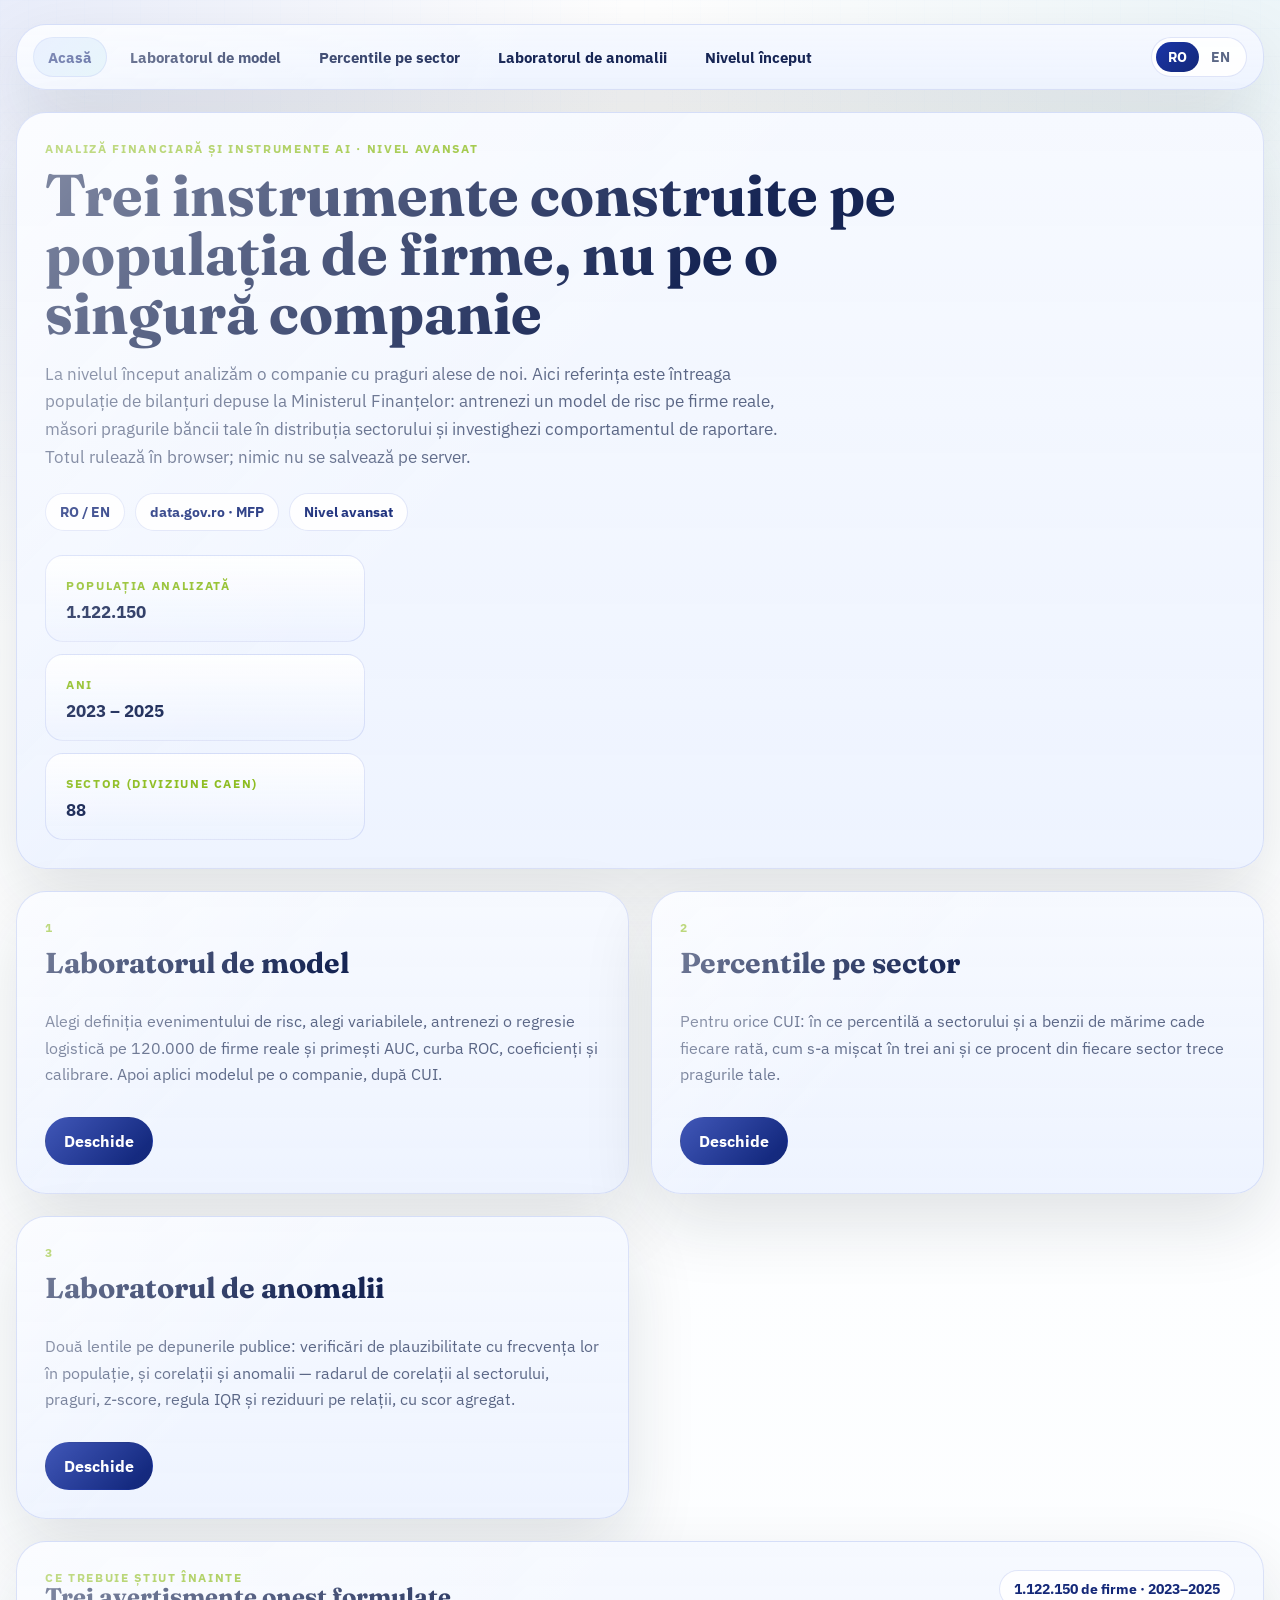
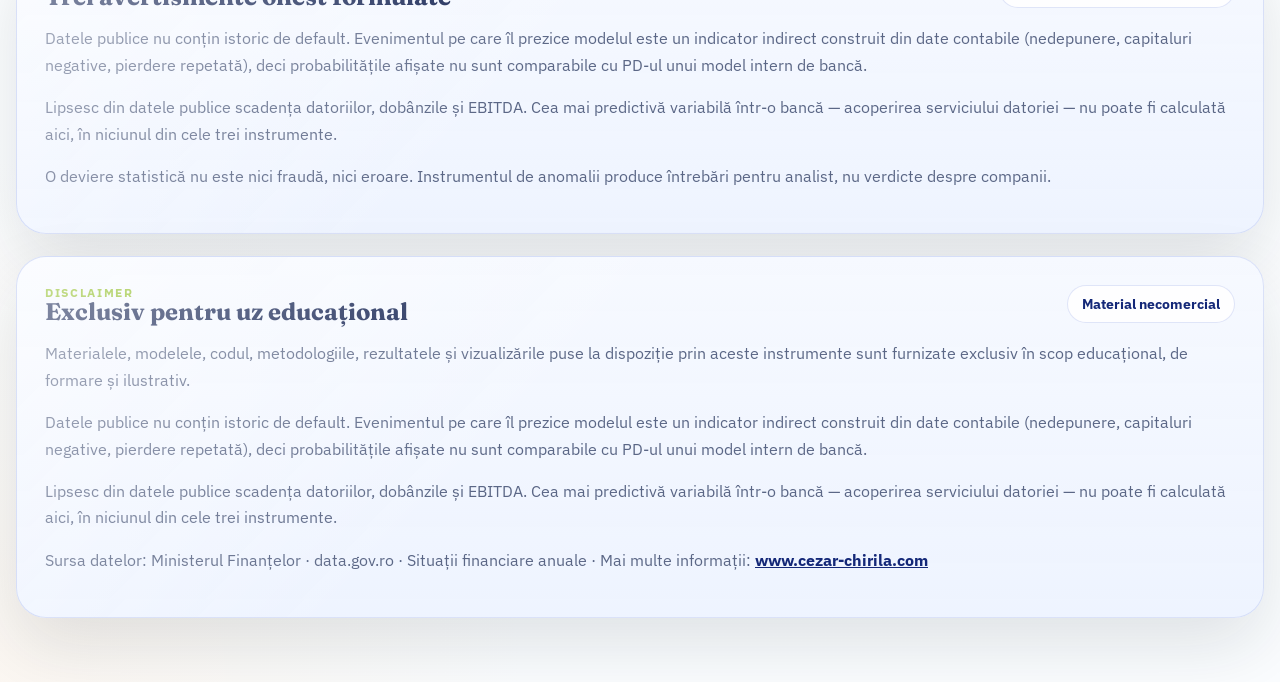
<file: index.html>
<!DOCTYPE html>
<html lang="ro">
  <head>
    <meta charset="UTF-8" />
    <meta name="viewport" content="width=device-width, initial-scale=1.0" />
    <title>Analiză financiară și instrumente AI · nivel avansat</title>
    <meta
      name="description"
      content="Trei instrumente didactice construite pe populația de 1,12 milioane de bilanțuri depuse la Ministerul Finanțelor: laborator de model de risc, percentile pe sector și laborator de anomalii de raportare."
    />
    <link rel="preconnect" href="https://fonts.googleapis.com" />
    <link rel="preconnect" href="https://fonts.gstatic.com" crossorigin />
    <link
      href="https://fonts.googleapis.com/css2?family=Fraunces:opsz,wght@9..144,700&family=IBM+Plex+Sans:wght@400;500;600;700&family=IBM+Plex+Mono:wght@400;500&display=swap"
      rel="stylesheet"
    />
    <link rel="stylesheet" href="./styles.css" />
  </head>
  <body>
    <div class="page-shell">
      <nav class="card site-nav" id="site-nav" aria-label="Site"></nav>

      <header class="hero card">
        <div class="hero-copy">
          <p class="eyebrow" data-i18n="home.eyebrow"></p>
          <h1 class="compact" data-i18n="home.title"></h1>
          <p class="hero-text" data-i18n="home.text"></p>
          <div class="hero-flow">
            <span class="flow-chip">RO / EN</span>
            <span class="flow-chip">data.gov.ro · MFP</span>
            <span class="flow-chip" data-i18n="adv.level"></span>
          </div>
        </div>
        <div class="hero-badges">
          <article class="metric-chip">
            <span class="metric-label" data-i18n="a.pop"></span>
            <strong id="hero-count">1.122.150</strong>
          </article>
          <article class="metric-chip">
            <span class="metric-label" data-i18n="hero.years"></span>
            <strong id="hero-years">2023 – 2025</strong>
          </article>
          <article class="metric-chip">
            <span class="metric-label" data-i18n="ent.sector"></span>
            <strong id="hero-sectors">88</strong>
          </article>
        </div>
      </header>

      <section class="tool-grid">
        <article class="card tool-card">
          <p class="section-kicker">1</p>
          <h2 data-i18n="home.model.title"></h2>
          <p class="helper-copy" data-i18n="home.model.text"></p>
          <a class="primary-button" href="./model.html" data-i18n="home.open"></a>
        </article>
        <article class="card tool-card">
          <p class="section-kicker">2</p>
          <h2 data-i18n="home.sector.title"></h2>
          <p class="helper-copy" data-i18n="home.sector.text"></p>
          <a class="primary-button" href="./sector.html" data-i18n="home.open"></a>
        </article>
        <article class="card tool-card">
          <p class="section-kicker">3</p>
          <h2 data-i18n="home.anom.title"></h2>
          <p class="helper-copy" data-i18n="home.anom.text"></p>
          <a class="primary-button" href="./anomalii.html" data-i18n="home.open"></a>
        </article>
      </section>

      <section class="card workspace-card">
        <div class="section-heading">
          <div>
            <p class="section-kicker" data-i18n="home.note.kicker"></p>
            <h2 data-i18n="home.note.title"></h2>
          </div>
          <span class="status-pill" data-i18n="adv.populationPill"></span>
        </div>
        <p class="helper-copy" data-i18n="home.note.p1"></p>
        <p class="helper-copy" data-i18n="home.note.p2"></p>
        <p class="helper-copy" data-i18n="home.note.p3"></p>
      </section>

      <section class="footer-panel-grid" id="site-footer"></section>
    </div>

    <div class="toast" id="toast" hidden></div>
    <script type="module">
      import { renderAdvShell } from "./adv.js";
      renderAdvShell("home");
    </script>
  </body>
</html>
</file>
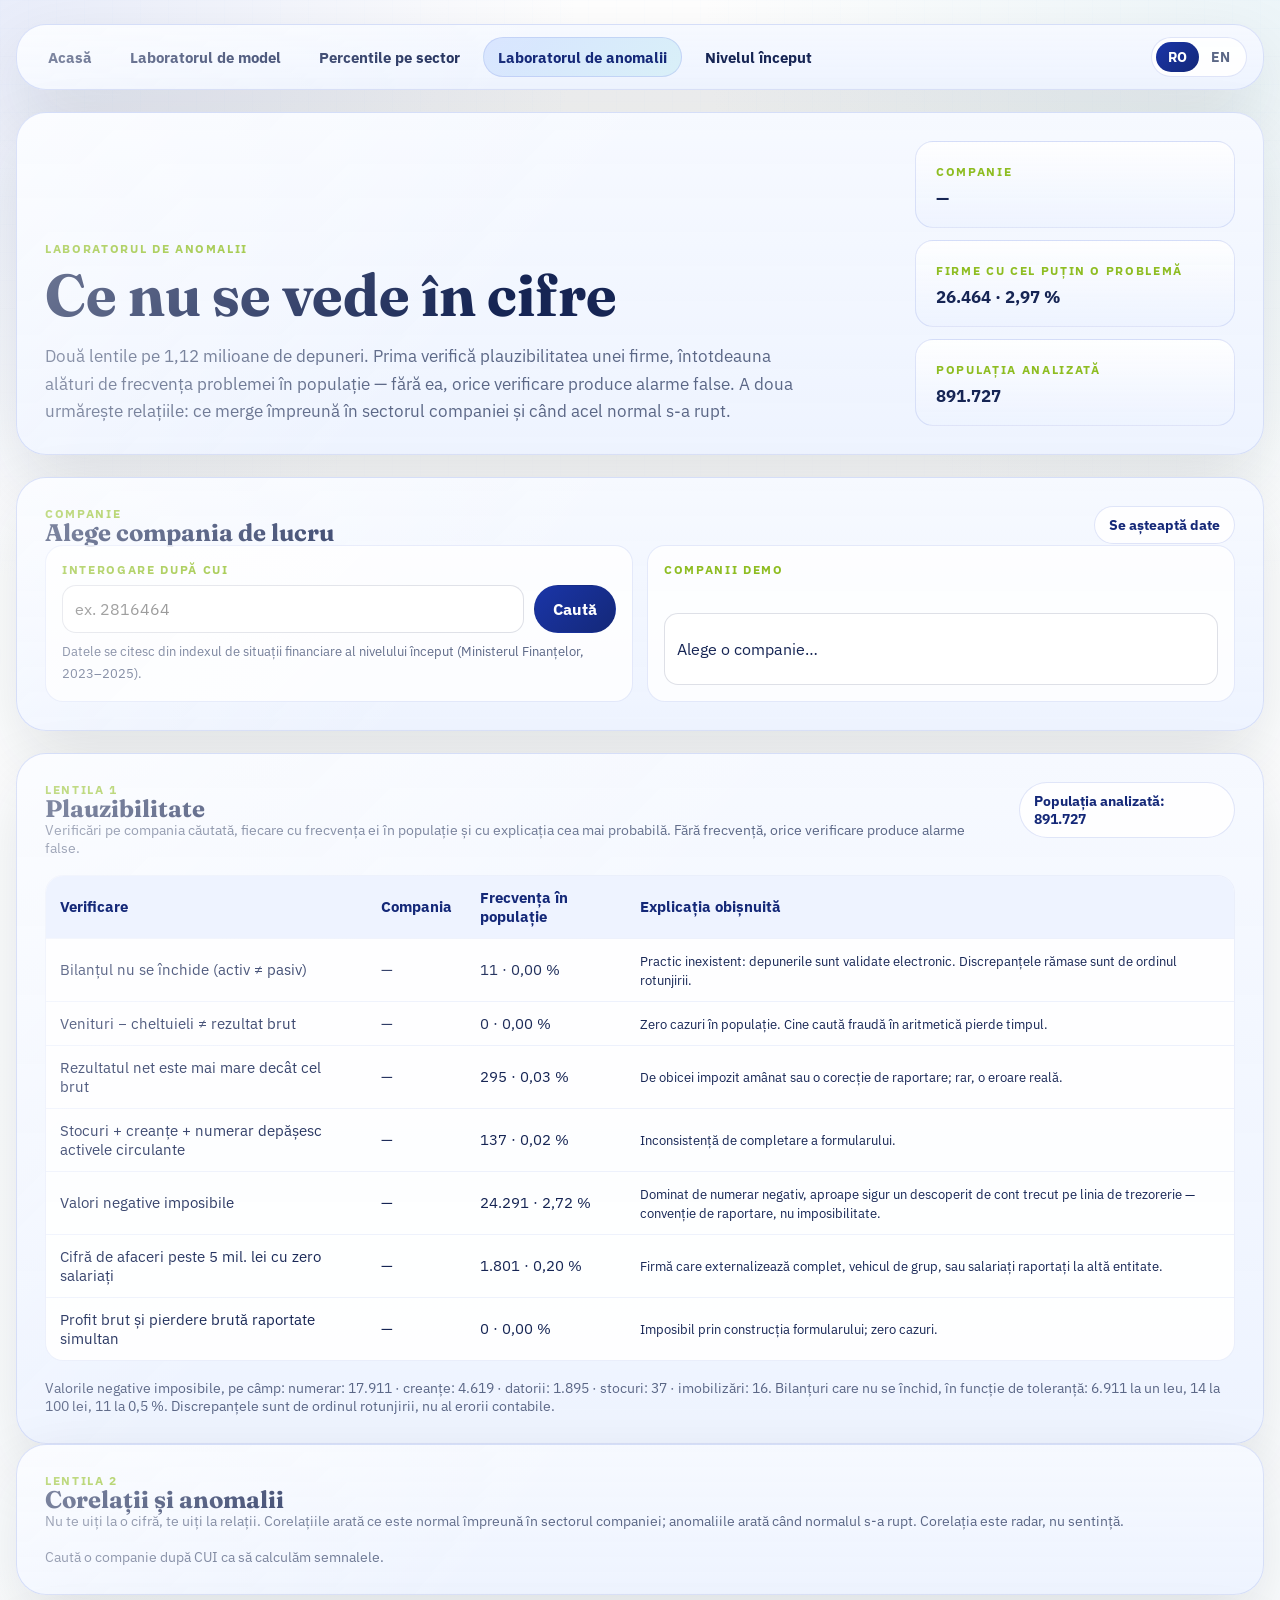
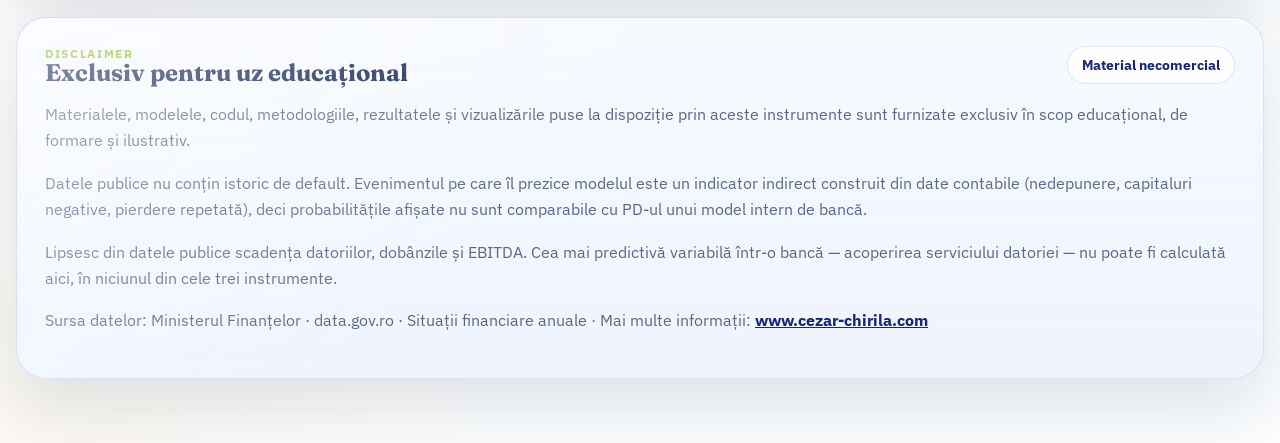
<file: anomalii.html>
<!DOCTYPE html>
<html lang="ro">
  <head>
    <meta charset="UTF-8" />
    <meta name="viewport" content="width=device-width, initial-scale=1.0" />
    <title>Laboratorul de anomalii · nivel avansat</title>
    <meta
      name="description"
      content="Două lentile pe 1,12 milioane de depuneri: verificări de plauzibilitate cu frecvența lor în populație, plus corelații și anomalii — praguri, z-score, regula IQR și reziduuri pe relații."
    />
    <link rel="preconnect" href="https://fonts.googleapis.com" />
    <link rel="preconnect" href="https://fonts.gstatic.com" crossorigin />
    <link
      href="https://fonts.googleapis.com/css2?family=Fraunces:opsz,wght@9..144,700&family=IBM+Plex+Sans:wght@400;500;600;700&family=IBM+Plex+Mono:wght@400;500&display=swap"
      rel="stylesheet"
    />
    <link rel="stylesheet" href="./styles.css" />
  </head>
  <body>
    <div class="page-shell">
      <nav class="card site-nav" id="site-nav" aria-label="Site"></nav>

      <header class="hero card">
        <div class="hero-copy">
          <p class="eyebrow" data-i18n="a.eyebrow"></p>
          <h1 class="compact" data-i18n="a.title"></h1>
          <p class="hero-text" data-i18n="a.text"></p>
        </div>
        <div class="hero-badges">
          <article class="metric-chip">
            <span class="metric-label" data-i18n="hero.company"></span>
            <strong id="hero-company">—</strong>
          </article>
          <article class="metric-chip">
            <span class="metric-label" data-i18n="a.anyIssue"></span>
            <strong id="hero-issues">—</strong>
          </article>
          <article class="metric-chip">
            <span class="metric-label" data-i18n="a.pop"></span>
            <strong id="hero-pop">—</strong>
          </article>
        </div>
      </header>

      <section class="card workspace-card entry-card">
        <div class="section-heading">
          <div>
            <p class="section-kicker" data-i18n="ent.kicker"></p>
            <h2 data-i18n="ent.title"></h2>
          </div>
          <span class="status-pill" id="entry-status" data-i18n="status.waiting"></span>
        </div>
        <div class="panel-subgrid two-up">
          <label class="field-card" for="cui-input">
            <span class="field-label" data-i18n="entry.cui.label"></span>
            <div class="cui-row">
              <input class="field-input" id="cui-input" type="text" inputmode="numeric" data-i18n-placeholder="entry.cui.placeholder" />
              <button class="primary-button" id="cui-button" type="button" data-i18n="entry.cui.button"></button>
            </div>
            <small data-i18n="ent.help"></small>
          </label>
          <label class="field-card" for="demo-select">
            <span class="field-label" data-i18n="entry.demo.label"></span>
            <select class="field-input" id="demo-select"></select>
          </label>
        </div>
      </section>

      <main id="workspace" aria-live="polite">
        <section class="card panel-card">
          <div class="empty-state"><strong data-i18n="a.eyebrow"></strong><p data-i18n="ent.loading"></p></div>
        </section>
      </main>

      <section class="footer-panel-grid" id="site-footer"></section>
    </div>

    <div class="toast" id="toast" hidden></div>
    <script type="module" src="./anomalii.js"></script>
  </body>
</html>
</file>
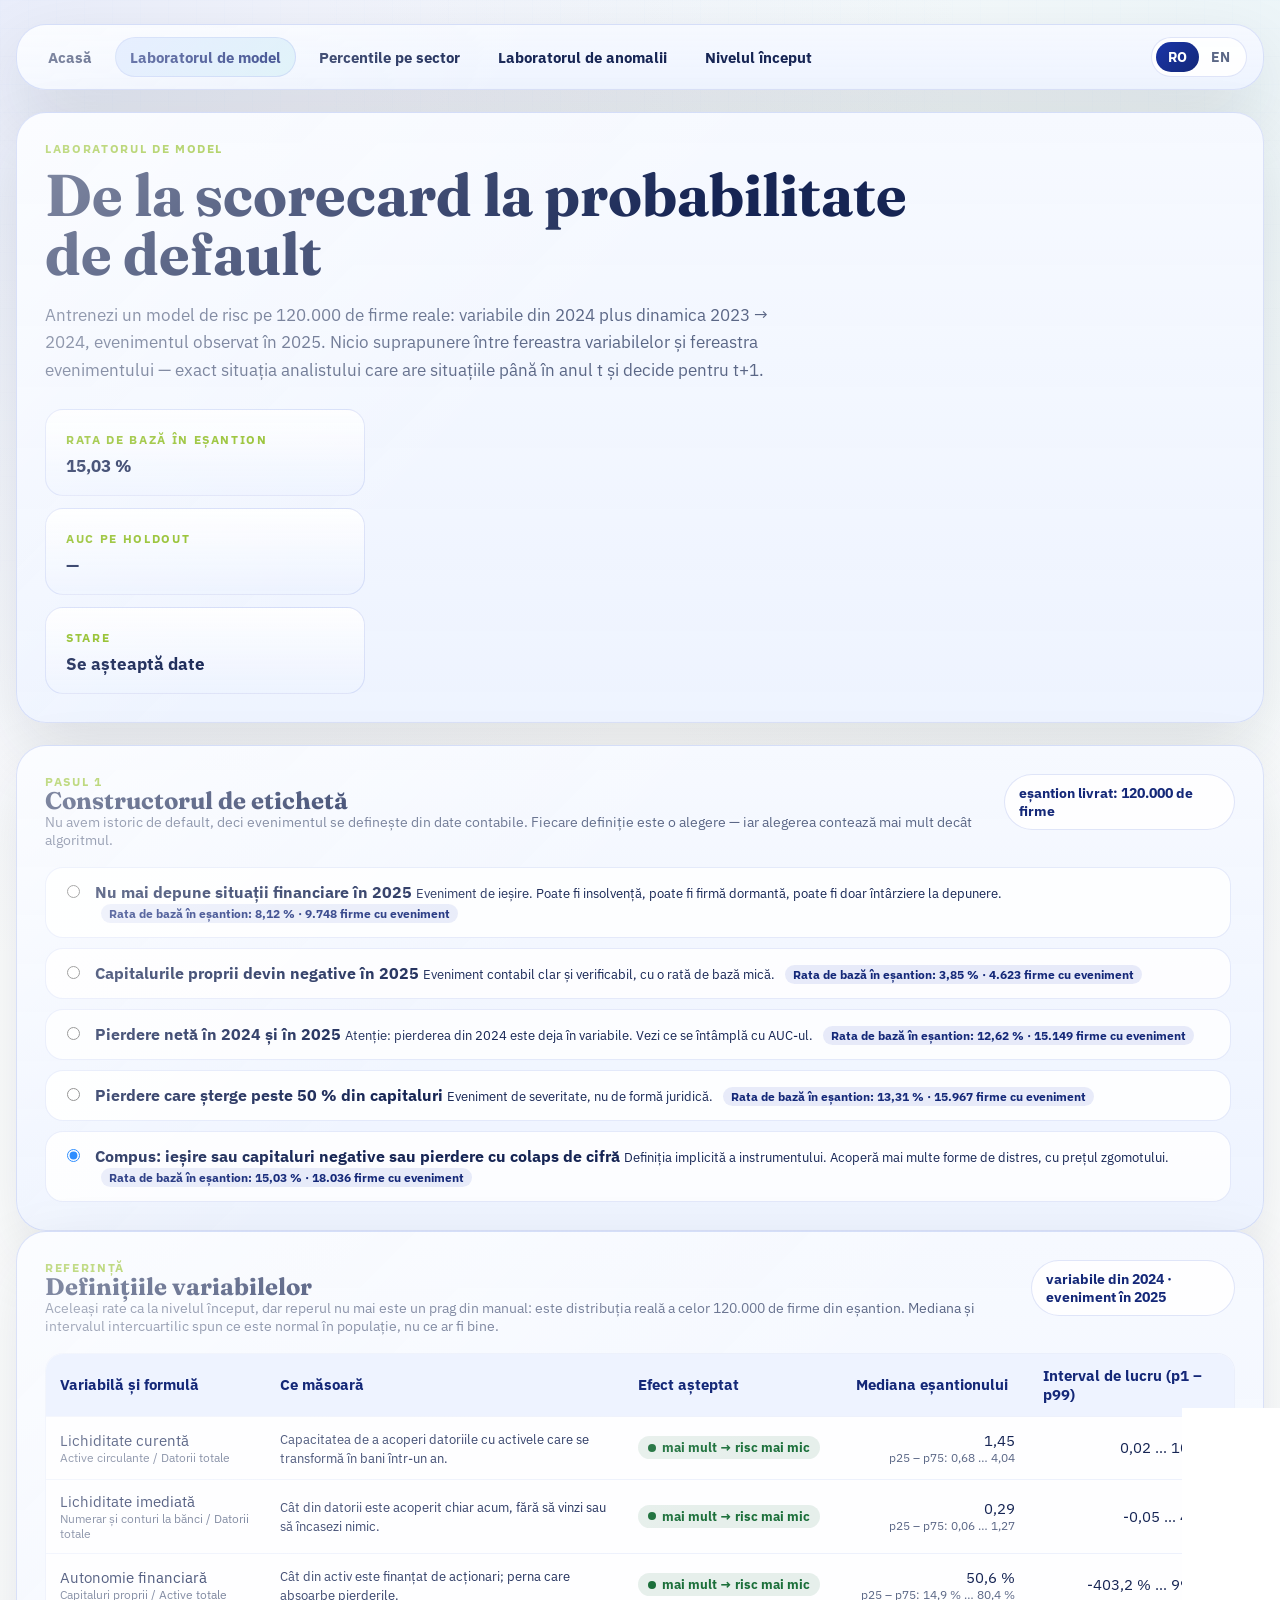
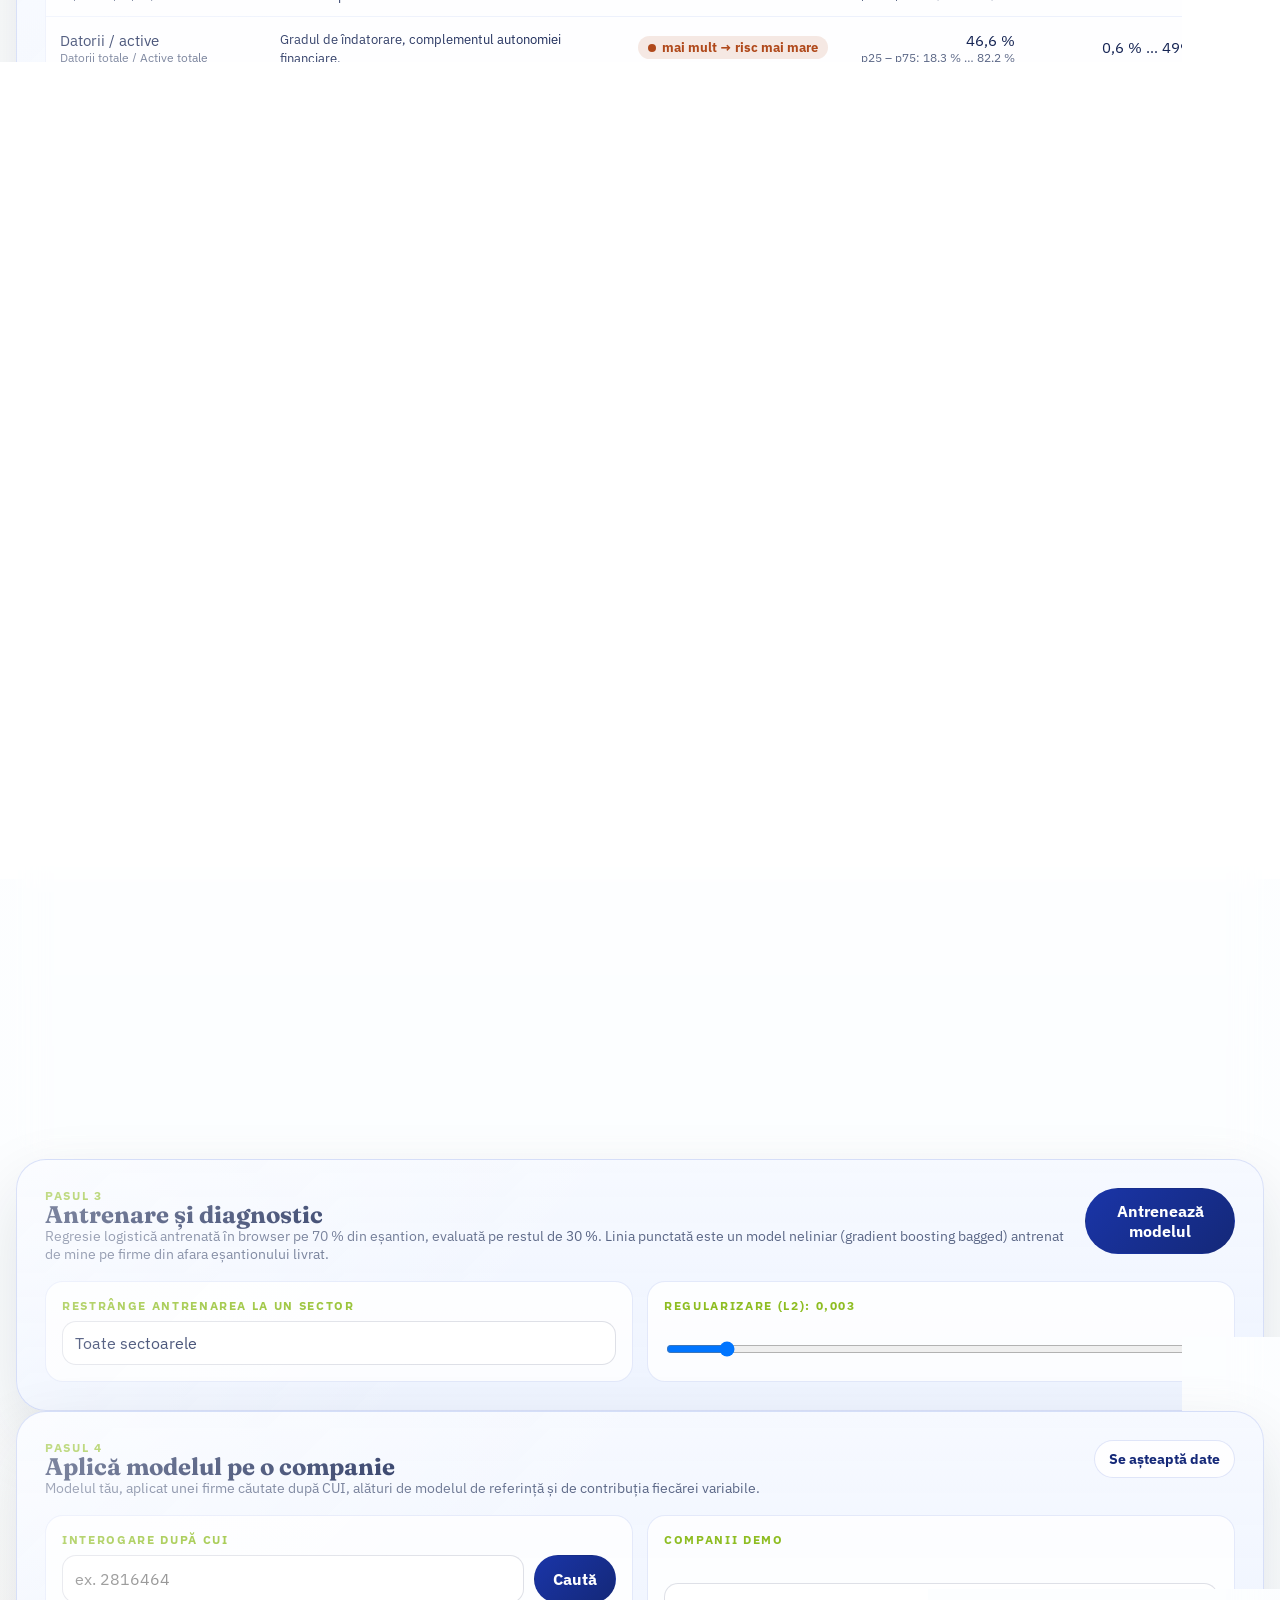
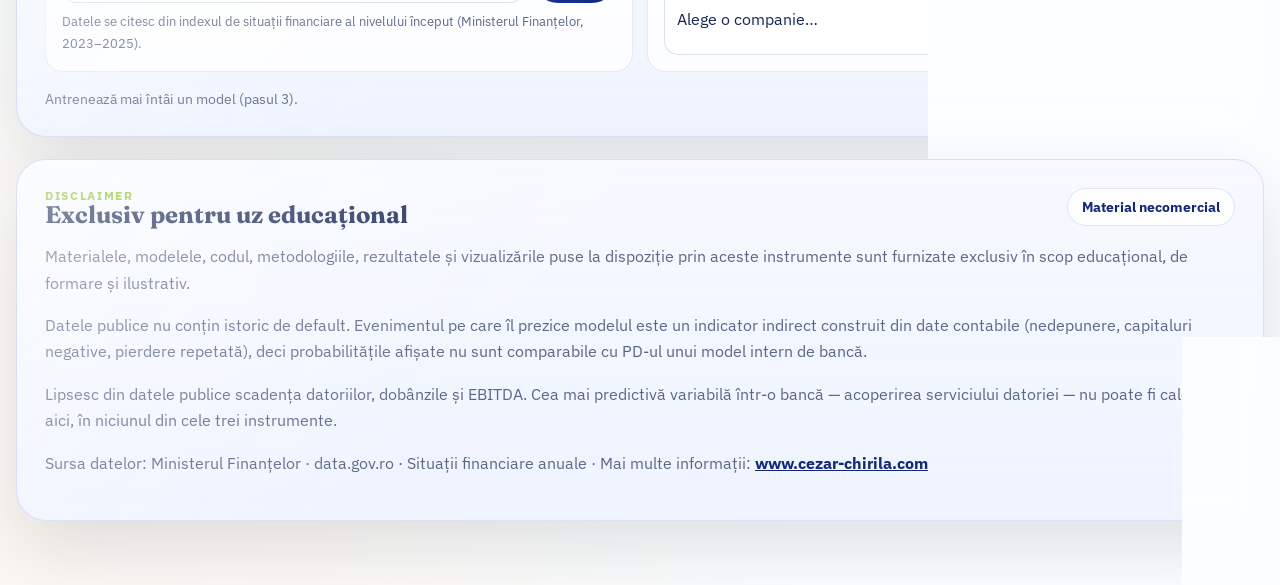
<file: model.html>
<!DOCTYPE html>
<html lang="ro">
  <head>
    <meta charset="UTF-8" />
    <meta name="viewport" content="width=device-width, initial-scale=1.0" />
    <title>Laboratorul de model · nivel avansat</title>
    <meta
      name="description"
      content="Antrenează în browser un model de probabilitate de default pe 120.000 de firme românești reale: definiția evenimentului, variabile, AUC, curba ROC, coeficienți și calibrare."
    />
    <link rel="preconnect" href="https://fonts.googleapis.com" />
    <link rel="preconnect" href="https://fonts.gstatic.com" crossorigin />
    <link
      href="https://fonts.googleapis.com/css2?family=Fraunces:opsz,wght@9..144,700&family=IBM+Plex+Sans:wght@400;500;600;700&family=IBM+Plex+Mono:wght@400;500&display=swap"
      rel="stylesheet"
    />
    <link rel="stylesheet" href="./styles.css" />
  </head>
  <body>
    <div class="page-shell">
      <nav class="card site-nav" id="site-nav" aria-label="Site"></nav>

      <header class="hero card">
        <div class="hero-copy">
          <p class="eyebrow" data-i18n="m.eyebrow"></p>
          <h1 class="compact" data-i18n="m.title"></h1>
          <p class="hero-text" data-i18n="m.text"></p>
        </div>
        <div class="hero-badges">
          <article class="metric-chip">
            <span class="metric-label" data-i18n="m.label.rate"></span>
            <strong id="hero-rate">—</strong>
          </article>
          <article class="metric-chip">
            <span class="metric-label" data-i18n="m.auc"></span>
            <strong id="hero-auc">—</strong>
          </article>
          <article class="metric-chip">
            <span class="metric-label" data-i18n="hero.status"></span>
            <strong id="hero-status" data-i18n="status.waiting"></strong>
          </article>
        </div>
      </header>

      <main id="workspace" aria-live="polite">
        <section class="card panel-card">
          <div class="empty-state"><strong data-i18n="m.eyebrow"></strong><p data-i18n="ent.loading"></p></div>
        </section>
      </main>

      <section class="footer-panel-grid" id="site-footer"></section>
    </div>

    <div class="toast" id="toast" hidden></div>
    <script type="module" src="./model.js"></script>
  </body>
</html>
</file>
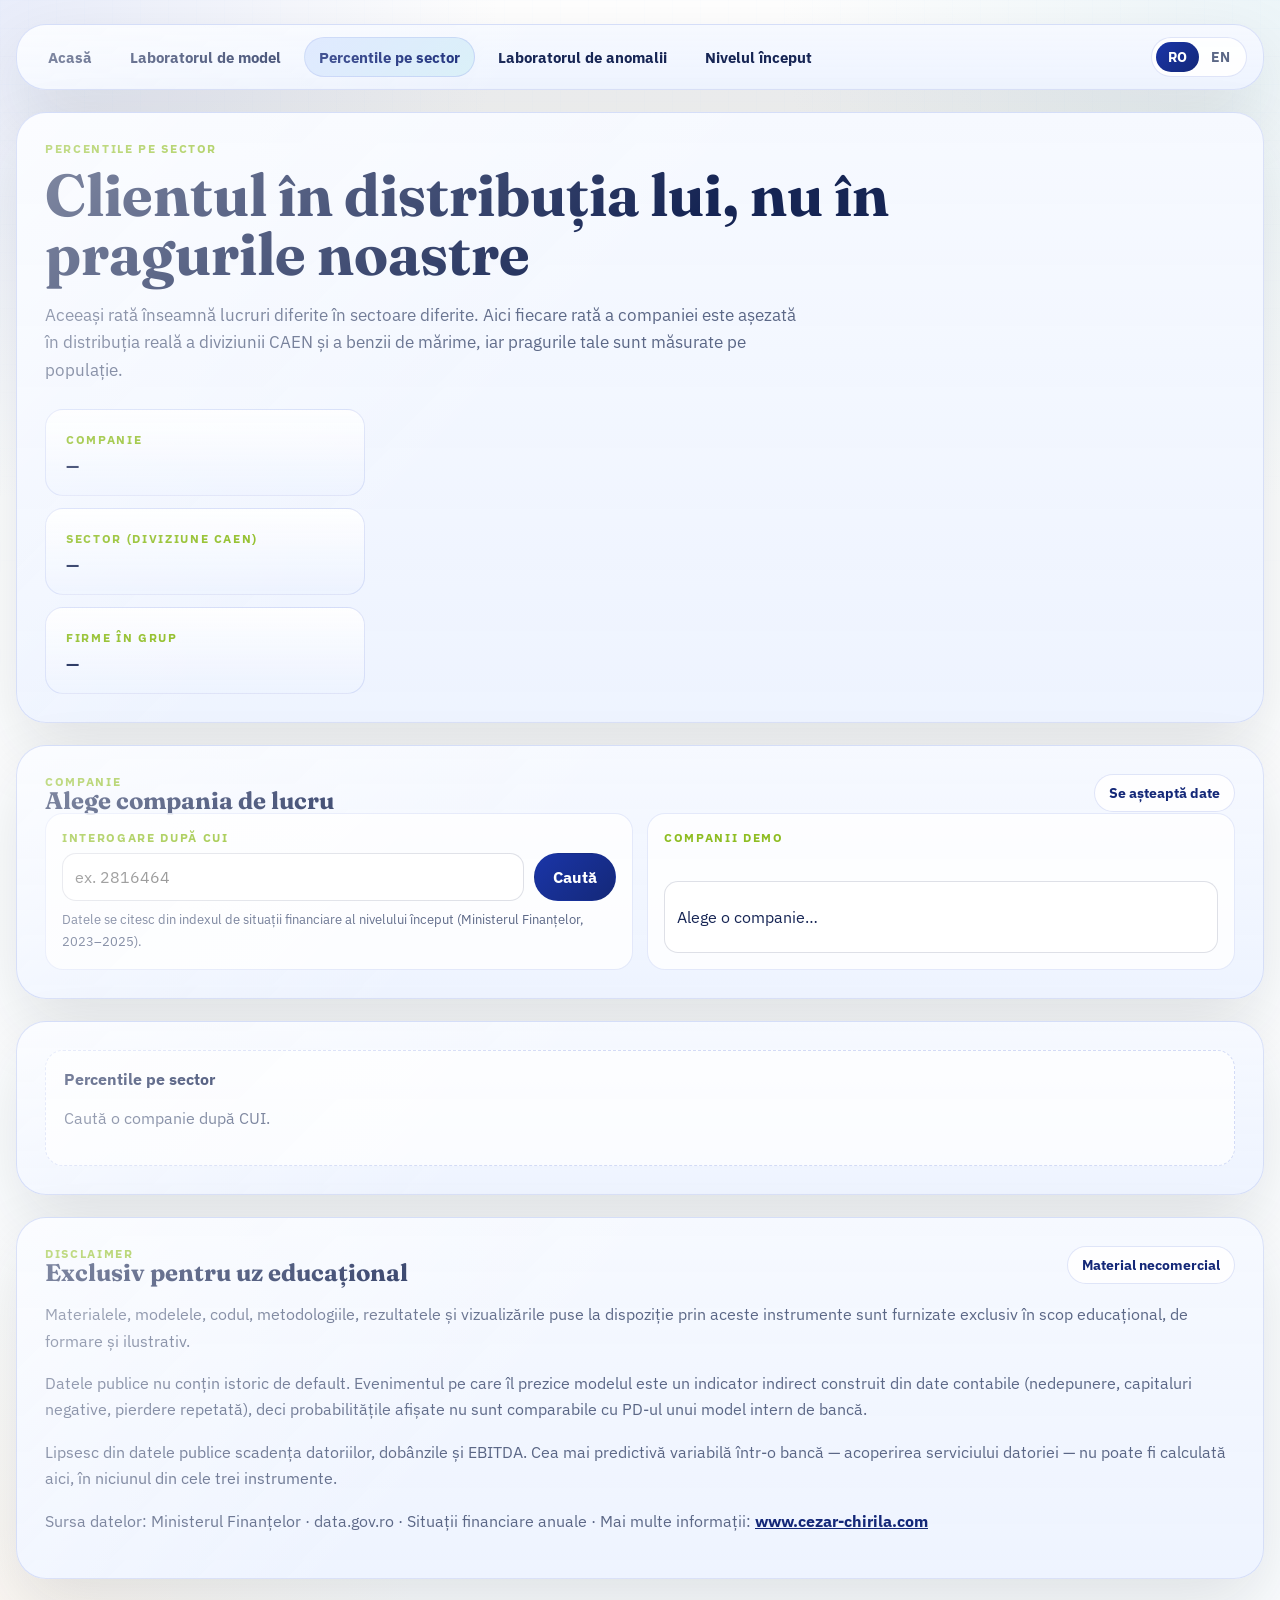
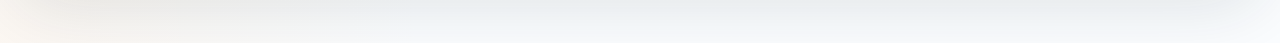
<file: sector.html>
<!DOCTYPE html>
<html lang="ro">
  <head>
    <meta charset="UTF-8" />
    <meta name="viewport" content="width=device-width, initial-scale=1.0" />
    <title>Percentile pe sector · nivel avansat</title>
    <meta
      name="description"
      content="Unde stă fiecare rată a unei companii în distribuția reală a sectorului și a benzii de mărime, și cât din fiecare sector trece pragurile tale."
    />
    <link rel="preconnect" href="https://fonts.googleapis.com" />
    <link rel="preconnect" href="https://fonts.gstatic.com" crossorigin />
    <link
      href="https://fonts.googleapis.com/css2?family=Fraunces:opsz,wght@9..144,700&family=IBM+Plex+Sans:wght@400;500;600;700&family=IBM+Plex+Mono:wght@400;500&display=swap"
      rel="stylesheet"
    />
    <link rel="stylesheet" href="./styles.css" />
  </head>
  <body>
    <div class="page-shell">
      <nav class="card site-nav" id="site-nav" aria-label="Site"></nav>

      <header class="hero card">
        <div class="hero-copy">
          <p class="eyebrow" data-i18n="s.eyebrow"></p>
          <h1 class="compact" data-i18n="s.title"></h1>
          <p class="hero-text" data-i18n="s.text"></p>
        </div>
        <div class="hero-badges">
          <article class="metric-chip">
            <span class="metric-label" data-i18n="hero.company"></span>
            <strong id="hero-company">—</strong>
          </article>
          <article class="metric-chip">
            <span class="metric-label" data-i18n="ent.sector"></span>
            <strong id="hero-sector">—</strong>
          </article>
          <article class="metric-chip">
            <span class="metric-label" data-i18n="s.n"></span>
            <strong id="hero-n">—</strong>
          </article>
        </div>
      </header>

      <section class="card workspace-card entry-card">
        <div class="section-heading">
          <div>
            <p class="section-kicker" data-i18n="ent.kicker"></p>
            <h2 data-i18n="ent.title"></h2>
          </div>
          <span class="status-pill" id="entry-status" data-i18n="status.waiting"></span>
        </div>
        <div class="panel-subgrid two-up">
          <label class="field-card" for="cui-input">
            <span class="field-label" data-i18n="entry.cui.label"></span>
            <div class="cui-row">
              <input class="field-input" id="cui-input" type="text" inputmode="numeric" data-i18n-placeholder="entry.cui.placeholder" />
              <button class="primary-button" id="cui-button" type="button" data-i18n="entry.cui.button"></button>
            </div>
            <small data-i18n="ent.help"></small>
          </label>
          <label class="field-card" for="demo-select">
            <span class="field-label" data-i18n="entry.demo.label"></span>
            <select class="field-input" id="demo-select"></select>
          </label>
        </div>
      </section>

      <main id="workspace" aria-live="polite">
        <section class="card panel-card">
          <div class="empty-state"><strong data-i18n="s.eyebrow"></strong><p data-i18n="m.apply.needCompany"></p></div>
        </section>
      </main>

      <section class="footer-panel-grid" id="site-footer"></section>
    </div>

    <div class="toast" id="toast" hidden></div>
    <script type="module" src="./sector.js"></script>
  </body>
</html>
</file>
<file: styles.css>
:root {
  --paper: #ffffff;
  --ink: #162554;
  --muted: #5b6786;
  --coal: #0f1d47;
  --line: rgba(22, 37, 84, 0.14);
  --line-strong: rgba(22, 37, 84, 0.24);
  --blue: #1a35a8;
  --blue-deep: #142878;
  --cyan: #2f9db7;
  --cyan-soft: #eef8fb;
  --lime: #8ebd22;
  --orange: #ff5a0a;
  --orange-soft: #fff0e8;
  --blue-soft: #edf3ff;
  --blue-soft-2: #f6f9ff;
  --sand: #f9f5ee;
  --card-border: rgba(163, 180, 235, 0.34);
  --shadow: 0 28px 70px rgba(15, 32, 43, 0.12);
  --radius-xl: 30px;
  --radius-lg: 22px;
  --radius-md: 18px;
  --radius-sm: 14px;
  --transition: 180ms ease;
}

* {
  box-sizing: border-box;
}

html {
  color-scheme: light;
}

body {
  margin: 0;
  min-height: 100vh;
  overflow-x: hidden;
  font-family: "IBM Plex Sans", sans-serif;
  color: var(--ink);
  background:
    radial-gradient(circle at top left, rgba(163, 180, 235, 0.24), transparent 24%),
    radial-gradient(circle at top right, rgba(189, 220, 232, 0.28), transparent 24%),
    radial-gradient(circle at bottom left, rgba(255, 227, 197, 0.22), transparent 20%),
    linear-gradient(180deg, #ffffff 0%, #fbfdff 100%);
}

body::before {
  content: "";
  position: fixed;
  inset: 0;
  pointer-events: none;
  background-image:
    linear-gradient(rgba(193, 210, 244, 0.18) 1px, transparent 1px),
    linear-gradient(90deg, rgba(193, 210, 244, 0.18) 1px, transparent 1px);
  background-size: 28px 28px;
  mask-image: linear-gradient(180deg, rgba(0, 0, 0, 0.18), transparent 78%);
}

.page-shell {
  width: min(1680px, calc(100vw - 32px));
  margin: 24px auto 64px;
  display: grid;
  gap: 22px;
}

.card {
  position: relative;
  background: linear-gradient(180deg, rgba(246, 249, 255, 0.98), rgba(237, 243, 255, 0.94));
  border: 1px solid var(--card-border);
  border-radius: var(--radius-xl);
  box-shadow: var(--shadow);
  backdrop-filter: blur(14px);
  overflow: hidden;
}

.card::after {
  content: "";
  position: absolute;
  inset: 0;
  pointer-events: none;
  border-radius: inherit;
  background: linear-gradient(135deg, rgba(255, 255, 255, 0.5), transparent 42%);
}

.hero,
.workspace-card,
.step-card,
.panel-card,
.editor-card,
.preview-card {
  padding: 28px;
}

.hero {
  display: flex;
  gap: 24px;
  justify-content: space-between;
  align-items: flex-end;
  flex-wrap: wrap;
}

.hero-copy {
  max-width: 900px;
}

.eyebrow,
.section-kicker,
.card-kicker,
.metric-label,
.field-label {
  margin: 0;
  text-transform: uppercase;
  letter-spacing: 0.14em;
  font-size: 0.74rem;
  font-weight: 700;
  color: var(--lime);
}

h1,
h2,
h3 {
  margin: 0;
  font-family: "Fraunces", serif;
  line-height: 1;
}

.hero h1 {
  margin-top: 10px;
  font-size: clamp(3.2rem, 6vw, 6.1rem);
}

.hero-text,
.helper-copy,
.editor-tip,
.inline-note,
.callout-card p,
.metric-tile p,
.stat-card p,
.empty-state p,
.field-card small,
.feature-copy small {
  color: var(--muted);
  line-height: 1.65;
}

.hero-text {
  margin: 18px 0 0;
  max-width: 760px;
  font-size: 1.05rem;
}

.hero-flow {
  margin-top: 22px;
  display: flex;
  flex-wrap: wrap;
  gap: 10px;
}

.flow-chip,
.legend-chip {
  display: inline-flex;
  align-items: center;
  gap: 8px;
  border-radius: 999px;
  padding: 9px 14px;
  font-size: 0.88rem;
  font-weight: 700;
  background: rgba(255, 255, 255, 0.9);
  border: 1px solid rgba(163, 180, 235, 0.34);
  color: var(--blue-deep);
}

.legend-chip::before {
  content: "";
  width: 10px;
  height: 10px;
  border-radius: 999px;
  background: var(--legend-color, var(--blue));
}

.legend-chip.is-secondary::before {
  background: var(--orange);
}

.hero-badges {
  min-width: 320px;
  display: grid;
  gap: 12px;
}

.hero-qr-card {
  width: clamp(172px, 17vw, 228px);
  display: grid;
  gap: 10px;
  align-content: start;
  padding: 18px;
  border-radius: var(--radius-md);
  background: linear-gradient(180deg, rgba(255, 255, 255, 0.96), rgba(237, 243, 255, 0.92));
  border: 1px solid rgba(163, 180, 235, 0.34);
  color: inherit;
  text-decoration: none;
  box-shadow: inset 0 1px 0 rgba(255, 255, 255, 0.42);
}

.hero-qr-card img {
  display: block;
  width: 100%;
  aspect-ratio: 1;
  object-fit: contain;
  border-radius: 14px;
  background: #ffffff;
  padding: 8px;
}

.hero-qr-caption {
  font-size: 0.88rem;
  font-weight: 700;
  color: var(--blue-deep);
}

.metric-chip,
.metric-tile,
.stat-card,
.callout-card,
.table-card {
  padding: 18px 20px;
  border-radius: var(--radius-md);
  background: linear-gradient(180deg, rgba(255, 255, 255, 0.92), rgba(237, 243, 255, 0.86));
  border: 1px solid rgba(163, 180, 235, 0.34);
}

.metric-chip strong,
.metric-tile strong,
.stat-card strong {
  display: block;
  margin-top: 6px;
  font-size: 1.08rem;
}

.tabs {
  padding: 14px;
}

.tab-list {
  display: flex;
  gap: 10px;
  flex-wrap: wrap;
}

.mobile-step-nav {
  display: none;
}

.mobile-step-current {
  display: grid;
  gap: 4px;
  min-width: 0;
  padding: 12px 14px;
  border-radius: var(--radius-md);
  background: linear-gradient(180deg, rgba(255, 255, 255, 0.96), rgba(237, 243, 255, 0.92));
  border: 1px solid rgba(163, 180, 235, 0.34);
}

.mobile-step-current strong {
  font-size: 1rem;
  color: var(--blue-deep);
}

.mobile-step-meta {
  color: var(--muted);
  font-size: 0.85rem;
  line-height: 1.4;
}

.tab-button,
.primary-button,
.secondary-button,
.ghost-button {
  display: inline-flex;
  align-items: center;
  justify-content: center;
  appearance: none;
  min-height: 48px;
  border-radius: 999px;
  font: inherit;
  font-weight: 700;
  cursor: pointer;
  transition:
    transform var(--transition),
    border-color var(--transition),
    background var(--transition),
    box-shadow var(--transition);
}

.tab-button:disabled,
.primary-button:disabled,
.secondary-button:disabled,
.ghost-button:disabled {
  cursor: not-allowed;
  opacity: 0.5;
  transform: none;
}

.tab-button:hover,
.primary-button:hover,
.secondary-button:hover,
.ghost-button:hover,
.upload-dropzone:hover,
.feature-option:hover {
  transform: translateY(-1px);
}

.tab-button {
  border: 1px solid rgba(163, 180, 235, 0.34);
  background: rgba(246, 249, 255, 0.92);
  color: var(--ink);
  padding: 12px 18px;
}

.tab-button.is-active {
  background: linear-gradient(135deg, #d7e4ff, #d9f0f8);
  color: var(--blue-deep);
  border-color: rgba(163, 180, 235, 0.42);
  box-shadow: 0 12px 24px rgba(163, 180, 235, 0.28);
}

.primary-button {
  border: 1px solid transparent;
  color: #ffffff;
  background: linear-gradient(135deg, var(--blue), var(--blue-deep));
  padding: 12px 18px;
}

.secondary-button {
  border: 1px solid rgba(163, 180, 235, 0.34);
  color: var(--blue-deep);
  background: rgba(255, 255, 255, 0.88);
  padding: 12px 18px;
}

.ghost-button {
  border: 1px dashed rgba(163, 180, 235, 0.5);
  color: var(--ink);
  background: rgba(246, 249, 255, 0.72);
  padding: 12px 18px;
}

.small-button {
  min-height: 40px;
  padding: 10px 14px;
  font-size: 0.9rem;
}

.button-row,
.editor-toolbar,
.legend-row {
  display: flex;
  gap: 10px;
  flex-wrap: wrap;
}

.workspace-grid,
.step-layout {
  display: grid;
  gap: 22px;
}

.workspace-grid {
  grid-template-columns: minmax(300px, 0.92fr) minmax(420px, 1.28fr);
  align-items: start;
}

.step-layout {
  grid-template-columns: minmax(280px, 0.92fr) minmax(420px, 1.08fr);
  align-items: start;
}

.footer-panel-grid {
  display: grid;
  gap: 22px;
}

.support-card,
.disclaimer-card {
  padding: 28px;
}

.support-form {
  display: grid;
  gap: 18px;
}

.contact-copy a {
  color: var(--blue-deep);
  font-weight: 700;
}

.contact-textarea {
  min-height: 168px;
  padding: 14px 16px;
  resize: vertical;
}

.contact-form-actions {
  display: flex;
  gap: 16px;
  align-items: center;
  justify-content: space-between;
}

.contact-status {
  margin: 0;
  color: var(--muted);
  line-height: 1.55;
}

.contact-status.is-success {
  color: #1b6f3a;
}

.contact-status.is-error {
  color: #b0491b;
}

.upload-column,
.mapping-column,
.control-column,
.result-column,
.editor-column {
  display: grid;
  gap: 18px;
  min-width: 0;
}

.section-heading {
  display: flex;
  gap: 18px;
  justify-content: space-between;
  align-items: flex-start;
}

.step-document-row {
  margin-top: 22px;
}

.status-pill {
  display: inline-flex;
  align-items: center;
  border-radius: 999px;
  padding: 9px 14px;
  font-size: 0.86rem;
  font-weight: 700;
  color: var(--blue-deep);
  background: rgba(255, 255, 255, 0.9);
  border: 1px solid rgba(163, 180, 235, 0.34);
}

.upload-dropzone {
  display: grid;
  gap: 8px;
  padding: 24px;
  border-radius: var(--radius-lg);
  border: 1px dashed rgba(22, 37, 84, 0.28);
  background: linear-gradient(135deg, rgba(255, 255, 255, 0.96), rgba(237, 243, 255, 0.9));
  cursor: pointer;
  transition:
    transform var(--transition),
    border-color var(--transition),
    box-shadow var(--transition);
}

.upload-dropzone input {
  display: none;
}

.loading-card {
  display: grid;
  gap: 14px;
  padding: 20px 22px;
  border-radius: var(--radius-lg);
  border: 1px solid rgba(163, 180, 235, 0.3);
  background:
    radial-gradient(circle at top right, rgba(77, 193, 255, 0.22), transparent 28%),
    linear-gradient(135deg, rgba(255, 255, 255, 0.97), rgba(237, 243, 255, 0.94));
  box-shadow: 0 20px 36px rgba(22, 37, 84, 0.08);
}

.loading-header {
  display: flex;
  gap: 14px;
  align-items: flex-start;
  justify-content: space-between;
}

.loading-badge {
  display: inline-flex;
  align-items: center;
  justify-content: center;
  min-width: 64px;
  min-height: 38px;
  padding: 8px 12px;
  border-radius: 999px;
  font-weight: 700;
  color: var(--blue-deep);
  background: rgba(255, 255, 255, 0.96);
  border: 1px solid rgba(163, 180, 235, 0.34);
}

.loading-copy,
.loading-meta {
  margin: 0;
}

.loading-copy {
  color: var(--ink);
}

.loading-progress-shell {
  position: relative;
  min-height: 12px;
  border-radius: 999px;
  overflow: hidden;
  background: rgba(26, 53, 168, 0.08);
}

.loading-progress-fill {
  position: absolute;
  inset: 0 auto 0 0;
  width: 0;
  border-radius: inherit;
  background: linear-gradient(135deg, var(--blue), var(--cyan));
  transition: width 140ms ease-out;
}

.loading-meta {
  color: var(--muted);
  font-size: 0.92rem;
}

.metric-grid,
.field-grid,
.stat-grid,
.panel-subgrid {
  display: grid;
  gap: 14px;
}

.metric-grid,
.field-grid.compact-grid {
  grid-template-columns: repeat(2, minmax(0, 1fr));
}

.field-grid {
  grid-template-columns: repeat(4, minmax(0, 1fr));
}

.panel-subgrid.two-up {
  grid-template-columns: repeat(2, minmax(0, 1fr));
}

.field-card {
  display: grid;
  gap: 8px;
  padding: 16px;
  border-radius: var(--radius-md);
  background: rgba(255, 255, 255, 0.82);
  border: 1px solid rgba(163, 180, 235, 0.28);
}

.field-input,
.editor-textarea {
  width: 100%;
  appearance: none;
  border: 1px solid var(--line);
  border-radius: var(--radius-sm);
  background: rgba(255, 255, 255, 0.96);
  color: var(--ink);
  font: inherit;
  transition:
    border-color var(--transition),
    box-shadow var(--transition),
    background var(--transition);
}

.field-input {
  min-height: 48px;
  padding: 10px 12px;
}

.field-input:focus,
.editor-textarea:focus {
  outline: none;
  border-color: rgba(26, 53, 168, 0.6);
  box-shadow: 0 0 0 4px rgba(26, 53, 168, 0.12);
}

.preview-card {
  display: grid;
  gap: 16px;
  min-width: 0;
}

.table-shell {
  min-width: 0;
}

.preview-header,
.mini-heading,
.editor-header {
  display: flex;
  gap: 14px;
  justify-content: space-between;
  align-items: flex-start;
}

.preview-caption {
  color: var(--muted);
  font-size: 0.9rem;
  text-align: right;
}

.table-scroll {
  overflow: auto;
  max-width: 100%;
  border-radius: var(--radius-md);
  border: 1px solid rgba(163, 180, 235, 0.22);
  background: rgba(255, 255, 255, 0.92);
}

.table-shell .table-scroll {
  max-height: min(62vh, 520px);
}

.data-table {
  width: 100%;
  border-collapse: collapse;
  min-width: 520px;
}

.data-table th,
.data-table td {
  padding: 12px 14px;
  text-align: left;
  border-bottom: 1px solid rgba(163, 180, 235, 0.18);
  font-size: 0.94rem;
}

.data-table th {
  position: sticky;
  top: 0;
  z-index: 1;
  color: var(--blue-deep);
  background: rgba(237, 243, 255, 0.94);
}

.data-table tbody tr:last-child td {
  border-bottom: none;
}

.panel-card {
  display: grid;
  gap: 18px;
}

.panel-section {
  display: grid;
  gap: 12px;
}

.feature-list {
  display: grid;
  gap: 10px;
  max-height: 430px;
  overflow: auto;
  padding-right: 4px;
}

.feature-option {
  display: flex;
  gap: 12px;
  align-items: flex-start;
  padding: 14px 16px;
  border-radius: var(--radius-md);
  border: 1px solid rgba(163, 180, 235, 0.28);
  background: rgba(255, 255, 255, 0.84);
  cursor: pointer;
}

.feature-option input {
  margin-top: 3px;
}

.feature-copy {
  display: grid;
  gap: 3px;
}

.feature-confirm-bar {
  display: flex;
  gap: 14px;
  align-items: center;
  justify-content: space-between;
  margin-top: 4px;
  padding: 16px 18px;
  border-radius: var(--radius-md);
  border: 1px solid rgba(163, 180, 235, 0.28);
  background: rgba(255, 255, 255, 0.86);
}

.feature-confirm-copy {
  display: grid;
  gap: 4px;
}

.feature-confirm-copy p {
  margin: 0;
  color: var(--muted);
  line-height: 1.55;
}

.preparation-diagnostics {
  display: grid;
  gap: 18px;
}

.feature-diagnostic-card {
  display: grid;
  gap: 16px;
}

.feature-insight-meta {
  display: flex;
  gap: 10px;
  flex-wrap: wrap;
}

.feature-insight-badge {
  display: inline-flex;
  align-items: center;
  gap: 8px;
  padding: 8px 12px;
  border-radius: 999px;
  background: rgba(255, 255, 255, 0.92);
  border: 1px solid rgba(163, 180, 235, 0.34);
  color: var(--blue-deep);
}

.feature-insight-badge strong {
  font-size: 0.82rem;
  letter-spacing: 0.06em;
  text-transform: uppercase;
}

.stat-grid {
  grid-template-columns: repeat(2, minmax(0, 1fr));
}

.bar-list,
.comparison-list {
  display: grid;
  gap: 12px;
}

.bar-row,
.comparison-row {
  display: grid;
  gap: 8px;
}

.bucket-distribution-meta {
  display: flex;
  gap: 12px;
  justify-content: space-between;
  color: var(--muted);
  font-size: 0.88rem;
}

.bar-header,
.comparison-bars {
  display: flex;
  align-items: center;
  gap: 10px;
  justify-content: space-between;
}

.bar-track,
.comparison-track {
  position: relative;
  flex: 1;
  min-height: 12px;
  border-radius: 999px;
  background: rgba(26, 53, 168, 0.08);
  overflow: hidden;
}

.comparison-track.is-secondary {
  background: rgba(255, 90, 10, 0.12);
}

.woe-list {
  display: grid;
  gap: 12px;
}

.woe-row {
  display: grid;
  gap: 8px;
}

.woe-header {
  display: flex;
  gap: 12px;
  justify-content: space-between;
  align-items: center;
}

.woe-track {
  position: relative;
  min-height: 14px;
  border-radius: 999px;
  overflow: hidden;
  background:
    linear-gradient(90deg, rgba(255, 90, 10, 0.12) 0%, rgba(255, 90, 10, 0.04) 50%, rgba(26, 53, 168, 0.04) 50%, rgba(26, 53, 168, 0.12) 100%);
}

.woe-axis {
  position: absolute;
  top: 0;
  bottom: 0;
  left: calc(50% - 1px);
  width: 2px;
  background: rgba(22, 37, 84, 0.18);
}

.woe-fill {
  position: absolute;
  top: 0;
  bottom: 0;
  border-radius: inherit;
}

.woe-fill.is-positive {
  background: linear-gradient(135deg, var(--blue), var(--cyan));
}

.woe-fill.is-negative {
  background: linear-gradient(135deg, var(--orange), #ffb07b);
}

.bar-fill,
.comparison-fill {
  position: absolute;
  inset: 0 auto 0 0;
  border-radius: inherit;
  background: linear-gradient(135deg, var(--blue), var(--cyan));
}

.comparison-fill.is-secondary {
  background: linear-gradient(135deg, var(--orange), #ff8d47);
}

.comparison-label {
  min-width: 48px;
}

.comparison-bars span {
  min-width: 62px;
  text-align: right;
  color: var(--muted);
  font-weight: 600;
}

.line-chart {
  display: grid;
  gap: 12px;
}

.chart-svg {
  width: 100%;
  height: auto;
  border-radius: var(--radius-md);
  background: linear-gradient(180deg, rgba(255, 255, 255, 0.96), rgba(246, 249, 255, 0.92));
  border: 1px solid rgba(163, 180, 235, 0.24);
}

.axis-line,
.grid-line {
  stroke: rgba(22, 37, 84, 0.18);
  stroke-width: 1;
}

.grid-line {
  stroke-dasharray: 4 6;
}

.axis-label {
  fill: var(--muted);
  font-size: 11px;
  font-family: "IBM Plex Sans", sans-serif;
}

.callout-card {
  display: grid;
  gap: 6px;
  background:
    radial-gradient(circle at top right, rgba(255, 200, 77, 0.28), transparent 26%),
    linear-gradient(135deg, rgba(255, 255, 255, 0.96), rgba(255, 248, 238, 0.92));
}

.editor-card {
  display: grid;
  gap: 12px;
}

.document-launcher-shell {
  display: grid;
  gap: 14px;
}

.document-launchers {
  display: flex;
  gap: 12px;
  flex-wrap: wrap;
}

.document-toggle-button {
  min-height: 46px;
  padding: 12px 18px;
}

.document-window {
  display: grid;
  gap: 14px;
  padding: 22px;
  border-radius: var(--radius-lg);
  border: 1px solid rgba(163, 180, 235, 0.28);
  background:
    radial-gradient(circle at top right, rgba(77, 193, 255, 0.14), transparent 26%),
    linear-gradient(180deg, rgba(255, 255, 255, 0.97), rgba(246, 249, 255, 0.95));
  box-shadow: 0 18px 34px rgba(22, 37, 84, 0.08);
}

.document-window-header {
  display: flex;
  gap: 14px;
  justify-content: space-between;
  align-items: flex-start;
}

.editor-textarea {
  min-height: 360px;
  padding: 16px;
  font-family: "IBM Plex Sans", sans-serif;
  font-size: 0.93rem;
  line-height: 1.55;
  resize: vertical;
}

.editor-textarea.is-tall {
  min-height: 460px;
}

.empty-state {
  padding: 18px;
  border-radius: var(--radius-md);
  border: 1px dashed rgba(163, 180, 235, 0.46);
  background: rgba(255, 255, 255, 0.72);
}

.empty-state strong {
  display: block;
  margin-bottom: 4px;
}

.toast {
  position: fixed;
  right: 24px;
  bottom: 24px;
  z-index: 20;
  max-width: min(380px, calc(100vw - 48px));
  padding: 16px 18px;
  border-radius: 18px;
  color: #ffffff;
  background: linear-gradient(135deg, rgba(20, 40, 120, 0.96), rgba(26, 53, 168, 0.96));
  box-shadow: 0 22px 50px rgba(20, 40, 120, 0.28);
}

body.is-mobile-device .page-shell {
  width: min(100vw - 14px, 100%);
  margin: 10px auto 112px;
  gap: 14px;
}

body.is-mobile-device .hero,
body.is-mobile-device .workspace-card,
body.is-mobile-device .step-card,
body.is-mobile-device .panel-card,
body.is-mobile-device .editor-card,
body.is-mobile-device .preview-card {
  padding: 18px;
  border-radius: 24px;
}

body.is-mobile-device .hero {
  gap: 16px;
  align-items: flex-start;
}

body.is-mobile-device .hero-copy,
body.is-mobile-device .hero-badges,
body.is-mobile-device .workspace-grid,
body.is-mobile-device .step-layout,
body.is-mobile-device .field-grid,
body.is-mobile-device .field-grid.compact-grid,
body.is-mobile-device .metric-grid,
body.is-mobile-device .panel-subgrid.two-up,
body.is-mobile-device .stat-grid {
  width: 100%;
}

body.is-mobile-device .hero h1 {
  font-size: clamp(2.45rem, 12vw, 4rem);
}

body.is-mobile-device .hero-text {
  font-size: 0.98rem;
}

body.is-mobile-device .hero-badges {
  min-width: 0;
  grid-template-columns: repeat(2, minmax(0, 1fr));
}

body.is-mobile-device .hero-qr-card {
  display: none;
}

body.is-mobile-device .tabs {
  position: sticky;
  top: 10px;
  z-index: 16;
  padding: 12px;
}

body.is-mobile-device .mobile-step-nav {
  display: grid;
  grid-template-columns: auto minmax(0, 1fr) auto;
  gap: 10px;
  align-items: stretch;
  margin-bottom: 10px;
}

body.is-mobile-device .tab-list {
  flex-wrap: nowrap;
  overflow-x: auto;
  padding-bottom: 4px;
  justify-content: flex-start;
  scroll-snap-type: x proximity;
  -webkit-overflow-scrolling: touch;
}

body.is-mobile-device .tab-button {
  flex: 0 0 auto;
  min-height: 44px;
  padding: 10px 14px;
  white-space: nowrap;
  scroll-snap-align: start;
}

body.is-mobile-device .workspace-grid,
body.is-mobile-device .step-layout,
body.is-mobile-device .field-grid,
body.is-mobile-device .field-grid.compact-grid,
body.is-mobile-device .metric-grid,
body.is-mobile-device .panel-subgrid.two-up,
body.is-mobile-device .stat-grid {
  grid-template-columns: 1fr;
}

body.is-mobile-device .section-heading,
body.is-mobile-device .preview-header,
body.is-mobile-device .editor-header,
body.is-mobile-device .mini-heading,
body.is-mobile-device .loading-header,
body.is-mobile-device .feature-confirm-bar,
body.is-mobile-device .bucket-distribution-meta,
body.is-mobile-device .document-window-header {
  display: grid;
  gap: 10px;
}

body.is-mobile-device .preview-caption {
  text-align: left;
}

body.is-mobile-device .button-row,
body.is-mobile-device .editor-toolbar,
body.is-mobile-device .document-launchers,
body.is-mobile-device .contact-form-actions {
  display: grid;
  width: 100%;
}

body.is-mobile-device .button-row > *,
body.is-mobile-device .editor-toolbar > *,
body.is-mobile-device .document-launchers > *,
body.is-mobile-device .contact-form-actions > * {
  width: 100%;
}

body.is-mobile-device .support-card,
body.is-mobile-device .disclaimer-card {
  padding: 18px;
}

body.is-mobile-device .feature-list {
  max-height: 320px;
}

body.is-mobile-device .table-shell .table-scroll {
  max-height: min(58vh, 440px);
}

body.is-mobile-device .data-table {
  min-width: 640px;
}

body.is-mobile-device .toast {
  right: 12px;
  left: 12px;
  bottom: 12px;
  max-width: none;
}

@media (max-width: 1320px) {
  .step-layout {
    grid-template-columns: 1fr;
  }
}

@media (max-width: 1120px) {
  .hero,
  .workspace-grid {
    grid-template-columns: 1fr;
    display: grid;
  }

  .hero {
    align-items: flex-start;
  }

  .hero-badges {
    min-width: 0;
    grid-template-columns: repeat(3, minmax(0, 1fr));
  }

  .hero-qr-card {
    width: min(220px, 100%);
  }

  .field-grid,
  .field-grid.compact-grid,
  .metric-grid,
  .panel-subgrid.two-up,
  .editor-column,
  .stat-grid {
    grid-template-columns: 1fr;
  }
}

@media (max-width: 720px) {
  .page-shell {
    width: min(100vw - 18px, 100%);
    margin: 12px auto 42px;
    gap: 16px;
  }

  .hero,
  .workspace-card,
  .step-card,
  .panel-card,
  .editor-card,
  .preview-card {
    padding: 20px;
  }

  .hero h1 {
    font-size: clamp(2.4rem, 13vw, 4rem);
  }

  .button-row,
  .editor-toolbar,
  .document-launchers {
    width: 100%;
  }

  .button-row > *,
  .editor-toolbar > *,
  .document-launchers > * {
    flex: 1 1 100%;
  }

  .feature-confirm-bar {
    display: grid;
  }

  .document-window {
    padding: 18px;
  }

  .document-window-header {
    display: grid;
  }

  .hero-badges {
    grid-template-columns: 1fr;
  }

  .hero-qr-card {
    width: min(220px, 100%);
  }

  .data-table {
    min-width: 460px;
  }
}

/* =====================================================================
   Additions for the financial analysis workshops
   ===================================================================== */

.site-nav {
  display: flex;
  gap: 8px;
  flex-wrap: wrap;
  align-items: center;
  padding: 12px 16px;
}

.nav-link {
  display: inline-flex;
  align-items: center;
  min-height: 40px;
  padding: 8px 14px;
  border-radius: 999px;
  border: 1px solid transparent;
  color: var(--ink);
  text-decoration: none;
  font-weight: 700;
  font-size: 0.92rem;
}

.nav-link:hover {
  border-color: rgba(163, 180, 235, 0.42);
  background: rgba(255, 255, 255, 0.8);
}

.nav-link.is-active {
  background: linear-gradient(135deg, #d7e4ff, #d9f0f8);
  color: var(--blue-deep);
  border-color: rgba(163, 180, 235, 0.42);
}

.lang-switch {
  margin-left: auto;
  display: inline-flex;
  padding: 4px;
  border-radius: 999px;
  border: 1px solid rgba(163, 180, 235, 0.34);
  background: rgba(255, 255, 255, 0.9);
}

.lang-switch button {
  appearance: none;
  border: 0;
  background: transparent;
  color: var(--muted);
  font: inherit;
  font-weight: 700;
  font-size: 0.85rem;
  padding: 6px 12px;
  border-radius: 999px;
  cursor: pointer;
}

.lang-switch button.is-active {
  background: linear-gradient(135deg, var(--blue), var(--blue-deep));
  color: #fff;
}

.hero h1.compact {
  font-size: clamp(2.4rem, 4.6vw, 4.4rem);
}

.tool-grid {
  display: grid;
  grid-template-columns: repeat(2, minmax(0, 1fr));
  gap: 22px;
}

.tool-card {
  display: grid;
  gap: 14px;
  padding: 28px;
  align-content: start;
}

.tool-card h2 {
  font-size: 1.8rem;
}

.tool-card ul {
  margin: 0;
  padding-left: 18px;
  color: var(--muted);
  line-height: 1.6;
}

.tool-card .primary-button {
  justify-self: start;
  text-decoration: none;
}

.entry-grid {
  display: grid;
  grid-template-columns: minmax(280px, 0.9fr) minmax(420px, 1.4fr);
  gap: 22px;
  align-items: start;
}

.entry-column {
  display: grid;
  gap: 16px;
  min-width: 0;
}

.cui-row {
  display: flex;
  gap: 10px;
}

.cui-row .field-input {
  flex: 1;
}

.entry-table-scroll {
  overflow: auto;
  border-radius: var(--radius-md);
  border: 1px solid rgba(163, 180, 235, 0.22);
  background: rgba(255, 255, 255, 0.92);
}

.entry-table {
  width: 100%;
  border-collapse: collapse;
  min-width: 560px;
}

.entry-table th,
.entry-table td {
  padding: 6px 10px;
  border-bottom: 1px solid rgba(163, 180, 235, 0.18);
  font-size: 0.9rem;
  text-align: left;
  vertical-align: middle;
}

.entry-table th {
  color: var(--blue-deep);
  background: rgba(237, 243, 255, 0.94);
  position: sticky;
  top: 0;
  z-index: 1;
}

.entry-table th.year-head input {
  width: 84px;
  min-height: 36px;
  padding: 4px 8px;
  font-weight: 700;
}

.entry-table tr.group-row td {
  padding-top: 12px;
  font-weight: 700;
  color: var(--lime);
  text-transform: uppercase;
  letter-spacing: 0.12em;
  font-size: 0.72rem;
  background: rgba(246, 249, 255, 0.7);
}

.entry-table td.label-cell {
  white-space: nowrap;
  color: var(--ink);
}

.entry-table td.label-cell small {
  display: block;
  color: var(--muted);
  font-size: 0.72rem;
  white-space: normal;
}

.entry-table input.cell {
  width: 100%;
  min-width: 120px;
  min-height: 36px;
  padding: 4px 8px;
  border: 1px solid var(--line);
  border-radius: 10px;
  background: #fff;
  font: inherit;
  font-size: 0.9rem;
  text-align: right;
  font-variant-numeric: tabular-nums;
  color: var(--ink);
}

.entry-table input.cell:focus {
  outline: none;
  border-color: rgba(26, 53, 168, 0.6);
  box-shadow: 0 0 0 3px rgba(26, 53, 168, 0.12);
}

.entry-table input.cell.is-mfp {
  background: #f1f7ff;
}

.entry-table input.cell.is-derived {
  background: #f6f2ff;
}

.entry-table input.cell.is-missing {
  background: #fff7ef;
}

.legend-inline {
  display: flex;
  gap: 12px;
  flex-wrap: wrap;
  font-size: 0.8rem;
  color: var(--muted);
}

.legend-inline .swatch {
  display: inline-block;
  width: 12px;
  height: 12px;
  border-radius: 3px;
  border: 1px solid var(--line);
  vertical-align: -2px;
  margin-right: 4px;
}

.check-row {
  display: flex;
  gap: 10px;
  align-items: flex-start;
  font-size: 0.9rem;
  color: var(--muted);
  line-height: 1.5;
}

.check-row input {
  margin-top: 4px;
}

.source-note {
  margin: 0;
  font-size: 0.85rem;
  color: var(--muted);
}

.dash-grid {
  display: grid;
  grid-template-columns: repeat(2, minmax(0, 1fr));
  gap: 22px;
}

.dash-grid .span-2 {
  grid-column: span 2;
}

.kpi-row {
  display: grid;
  grid-template-columns: repeat(4, minmax(0, 1fr));
  gap: 14px;
}

.kpi-tile {
  padding: 18px 20px;
  border-radius: var(--radius-md);
  background: linear-gradient(180deg, rgba(255, 255, 255, 0.92), rgba(237, 243, 255, 0.86));
  border: 1px solid rgba(163, 180, 235, 0.34);
  display: grid;
  gap: 4px;
}

.kpi-tile .kpi-value {
  font-family: "Fraunces", serif;
  font-size: 1.9rem;
  line-height: 1.05;
  color: var(--blue-deep);
  font-variant-numeric: tabular-nums;
}

.kpi-tile .kpi-delta {
  font-size: 0.85rem;
  color: var(--muted);
}

.kpi-tile .kpi-delta.up {
  color: #1b6f3a;
}

.kpi-tile .kpi-delta.down {
  color: #b0491b;
}

.panel-card h3 {
  font-size: 1.25rem;
}

.panel-card .chart-caption {
  margin: 0;
  color: var(--muted);
  font-size: 0.85rem;
}

.ratio-table td.num {
  text-align: right;
  font-variant-numeric: tabular-nums;
  white-space: nowrap;
}

.ratio-table .formula,
.score-table .formula {
  display: block;
  color: var(--muted);
  font-size: 0.76rem;
}

.ratio-table tr.group-row td {
  padding-top: 14px;
  font-weight: 700;
  color: var(--lime);
  text-transform: uppercase;
  letter-spacing: 0.12em;
  font-size: 0.72rem;
}

.status-dot {
  display: inline-flex;
  align-items: center;
  gap: 6px;
  font-size: 0.8rem;
  font-weight: 700;
  padding: 3px 10px;
  border-radius: 999px;
  white-space: nowrap;
}

.status-dot::before {
  content: "";
  width: 8px;
  height: 8px;
  border-radius: 999px;
  background: currentColor;
}

.status-dot.good { color: #1b6f3a; background: rgba(27, 111, 58, 0.1); }
.status-dot.watch { color: #8a5a10; background: rgba(183, 121, 31, 0.14); }
.status-dot.weak { color: #b0491b; background: rgba(176, 73, 27, 0.12); }
.status-dot.na { color: #6b7590; background: rgba(107, 117, 144, 0.12); }

.flag-list {
  display: grid;
  gap: 10px;
}

.flag-item {
  display: grid;
  grid-template-columns: auto 1fr;
  gap: 12px;
  padding: 12px 14px;
  border-radius: var(--radius-md);
  border: 1px solid rgba(163, 180, 235, 0.28);
  background: rgba(255, 255, 255, 0.84);
  align-items: start;
}

.flag-item .sev {
  display: inline-flex;
  align-items: center;
  justify-content: center;
  min-width: 76px;
  padding: 4px 10px;
  border-radius: 999px;
  font-size: 0.74rem;
  font-weight: 700;
  text-transform: uppercase;
  letter-spacing: 0.08em;
}

.flag-item .sev.high { background: rgba(176, 73, 27, 0.14); color: #b0491b; }
.flag-item .sev.med { background: rgba(183, 121, 31, 0.16); color: #8a5a10; }
.flag-item .sev.low { background: rgba(43, 75, 196, 0.1); color: var(--blue-deep); }

.flag-item strong {
  display: block;
  font-size: 0.95rem;
}

.flag-item span {
  color: var(--muted);
  font-size: 0.86rem;
  line-height: 1.5;
}

.diag-card {
  display: grid;
  gap: 10px;
}

.diag-level {
  font-family: "Fraunces", serif;
  font-size: 1.7rem;
  line-height: 1.1;
}

.diag-level.low { color: #1b6f3a; }
.diag-level.mid { color: #8a5a10; }
.diag-level.high { color: #b0491b; }
.diag-level.crit { color: #8f1d1d; }

.meter {
  position: relative;
  height: 10px;
  border-radius: 999px;
  background: rgba(26, 53, 168, 0.08);
  overflow: hidden;
}

.meter-fill {
  position: absolute;
  inset: 0 auto 0 0;
  border-radius: inherit;
}

.commentary {
  display: grid;
  gap: 16px;
}

.commentary h4 {
  margin: 0 0 6px;
  font-family: "Fraunces", serif;
  font-size: 1.1rem;
  color: var(--blue-deep);
}

.commentary ul {
  margin: 0;
  padding-left: 18px;
  color: var(--ink);
  line-height: 1.6;
}

.commentary li {
  margin-bottom: 4px;
}

.score-table td.num,
.score-table th.num {
  text-align: right;
  font-variant-numeric: tabular-nums;
}

.score-table input[type="number"] {
  width: 74px;
  min-height: 34px;
  padding: 4px 6px;
  border: 1px solid var(--line);
  border-radius: 8px;
  font: inherit;
  font-size: 0.86rem;
  text-align: right;
  background: #fff;
}

.score-table input[type="range"] {
  width: 110px;
  vertical-align: middle;
}

.threshold-row {
  display: flex;
  gap: 4px;
  align-items: center;
  flex-wrap: nowrap;
}

.threshold-row input[type="number"] {
  width: 64px;
}

.threshold-row .arrow {
  color: var(--muted);
  font-size: 0.8rem;
}

.points-pill {
  display: inline-flex;
  align-items: center;
  justify-content: center;
  min-width: 34px;
  padding: 4px 8px;
  border-radius: 999px;
  font-weight: 700;
  color: #fff;
}

.points-pill.p1 { background: #b0491b; }
.points-pill.p2 { background: #c8741f; }
.points-pill.p3 { background: #b7791f; }
.points-pill.p4 { background: #4a8f3f; }
.points-pill.p5 { background: #1b6f3a; }

.score-hero {
  display: grid;
  grid-template-columns: repeat(3, minmax(0, 1fr));
  gap: 14px;
}

.score-big {
  font-family: "Fraunces", serif;
  font-size: 2.6rem;
  line-height: 1;
  color: var(--blue-deep);
}

.class-badge {
  display: inline-flex;
  align-items: center;
  justify-content: center;
  min-width: 52px;
  padding: 8px 14px;
  border-radius: 14px;
  font-family: "Fraunces", serif;
  font-size: 1.8rem;
  color: #fff;
}

.class-badge.A { background: #1b6f3a; }
.class-badge.B { background: #4a8f3f; }
.class-badge.C { background: #b7791f; }
.class-badge.D { background: #c8541f; }
.class-badge.E { background: #8f1d1d; }

.scale-bar {
  display: grid;
  grid-template-columns: repeat(5, 1fr);
  gap: 3px;
}

.scale-bar div {
  padding: 8px 6px;
  border-radius: 8px;
  color: #fff;
  font-size: 0.78rem;
  font-weight: 700;
  text-align: center;
  opacity: 0.55;
}

.scale-bar div.is-current {
  opacity: 1;
  outline: 3px solid rgba(22, 37, 84, 0.25);
}

.zscore-zones {
  display: grid;
  grid-template-columns: repeat(3, 1fr);
  gap: 3px;
}

.zscore-zones div {
  padding: 8px;
  border-radius: 8px;
  color: #fff;
  font-size: 0.8rem;
  font-weight: 700;
  text-align: center;
  opacity: 0.5;
}

.zscore-zones div.is-current {
  opacity: 1;
  outline: 3px solid rgba(22, 37, 84, 0.25);
}

.memo-textarea {
  min-height: 520px;
  font-family: "IBM Plex Mono", "IBM Plex Sans", monospace;
  font-size: 0.86rem;
}

.qual-grid {
  display: grid;
  grid-template-columns: repeat(3, minmax(0, 1fr));
  gap: 14px;
}

.field-card select.field-input {
  min-height: 44px;
}

.hover-target rect:hover,
.hover-target circle:hover {
  filter: brightness(1.12);
}

.footer-meta a {
  color: var(--blue-deep);
  font-weight: 700;
}

.inline-badge {
  display: inline-block;
  padding: 2px 8px;
  border-radius: 999px;
  font-size: 0.72rem;
  font-weight: 700;
  color: var(--blue-deep);
  background: rgba(43, 75, 196, 0.1);
  margin-left: 6px;
}

@media (max-width: 1120px) {
  .entry-grid,
  .dash-grid,
  .tool-grid {
    grid-template-columns: minmax(0, 1fr);
  }
  .dash-grid .span-2 {
    grid-column: auto;
  }
  .kpi-row {
    grid-template-columns: repeat(2, minmax(0, 1fr));
  }
  .score-hero,
  .qual-grid {
    grid-template-columns: minmax(0, 1fr);
  }
}

@media (max-width: 720px) {
  .kpi-row {
    grid-template-columns: minmax(0, 1fr);
  }
  .lang-switch {
    margin-left: 0;
  }
}

@media print {
  body {
    background: #fff;
  }
  body::before {
    display: none;
  }
  .site-nav,
  .entry-card,
  .button-row,
  .toast,
  .lang-switch {
    display: none !important;
  }
  .card {
    box-shadow: none;
    border: 1px solid #ccc;
    break-inside: avoid;
  }
  .page-shell {
    width: 100%;
    margin: 0;
  }
}

.panel-card {
  align-content: start;
}

.legend-row {
  align-items: flex-start;
}

.legend-row .legend-chip {
  min-height: 0;
}

.stmt-table th,
.stmt-table td {
  padding: 8px 10px;
  font-size: 0.88rem;
  white-space: nowrap;
}

.stmt-table thead tr:first-child th {
  text-align: center;
  border-bottom: none;
}

.stmt-table thead tr:first-child th:first-child {
  text-align: left;
}

.stmt-table th.num,
.stmt-table td.num {
  text-align: right;
  font-variant-numeric: tabular-nums;
}

.stmt-table td.muted {
  color: var(--muted);
  border-right: 1px solid rgba(163, 180, 235, 0.3);
}

.stmt-table tr.is-base td {
  font-weight: 700;
  background: rgba(237, 243, 255, 0.6);
}

.stmt-table td.pos {
  color: #1b6f3a;
}

.stmt-table td.neg {
  color: #b0491b;
}

.slider-row {
  display: grid;
  gap: 6px;
  margin: 4px 0 12px 22px;
  padding-left: 12px;
  border-left: 2px solid rgba(163, 180, 235, 0.5);
  font-size: 0.86rem;
  color: var(--muted);
  line-height: 1.45;
}

.slider-control {
  display: flex;
  gap: 12px;
  align-items: center;
}

.slider-control input[type="range"] {
  flex: 1;
  accent-color: var(--blue);
}

.slider-control input[type="range"]:disabled {
  opacity: 0.45;
}

.slider-control strong {
  min-width: 52px;
  text-align: right;
  color: var(--blue-deep);
  font-variant-numeric: tabular-nums;
}
</file>
